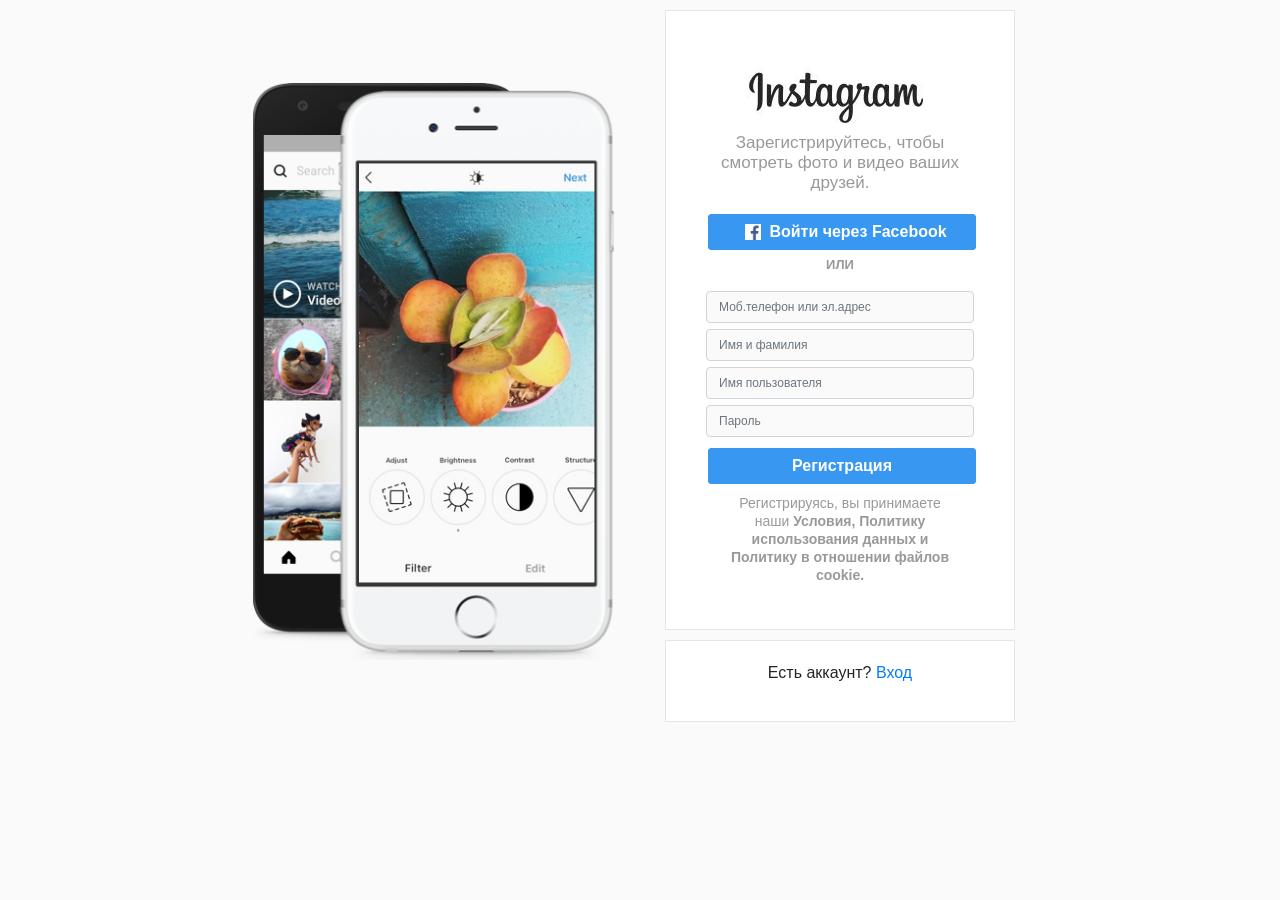
<file: Instagram/index.html>
<!DOCTYPE html>
<html>
<head>
<title>Instagram</title>
    <link rel="stylesheet" type="text/css" href="css/style.css">
    <link rel="shortcut icon" href="https://c7.hotpng.com/preview/750/461/292/logo-computer-icons-instagram.jpg" /> 
    <link rel="stylesheet" href=" https://stackpath.bootstrapcdn.com/bootstrap/4.4.1/css/bootstrap.min.css">
</head>

<body>
    <div class="row"> 
        <div class="col-sm-6"> <img class="post" src="instagram_post.jpg" ></div> 

        <div class="col-sm-6">
            <div class="registration"><img src="instagram_name.jpg">

            <p class="information">Зарегистрируйтесь, чтобы смотреть фото и видео ваших друзей.</p>
            
            <button type="submit" class="buttons"><img src="faceboook.jpg" class="facebook-logo">Войти через Facebook</button>
            
            <p class="or">ИЛИ</p>
            
            <div>
                <input type="text" class="form-control" placeholder="Моб.телефон или эл.адрес">
            </div>

            <div>
                <input type="text" class="form-control" placeholder="Имя и фамилия">
            </div>

            <div>
                <input type="text" class="form-control" placeholder="Имя пользователя">
            </div>

            <div>
                <input type="password" class="form-control" placeholder="Пароль">
            </div>

            <button type="sumbit" class="buttons" >Регистрация</button>
            </form>

            <p class="terms">
                Регистрируясь, вы принимаете наши <b> Условия, Политику использования данных и Политику в отношении файлов cookie.</b>
            </p>
    </div>  

            <div class="login">
            <p>Есть аккаунт? <a href="https://www.instagram.com/accounts/login/?hl=ru"> Вход</a></p>
            </div>
    </div>
    </div>
</body>
</html>
</file>
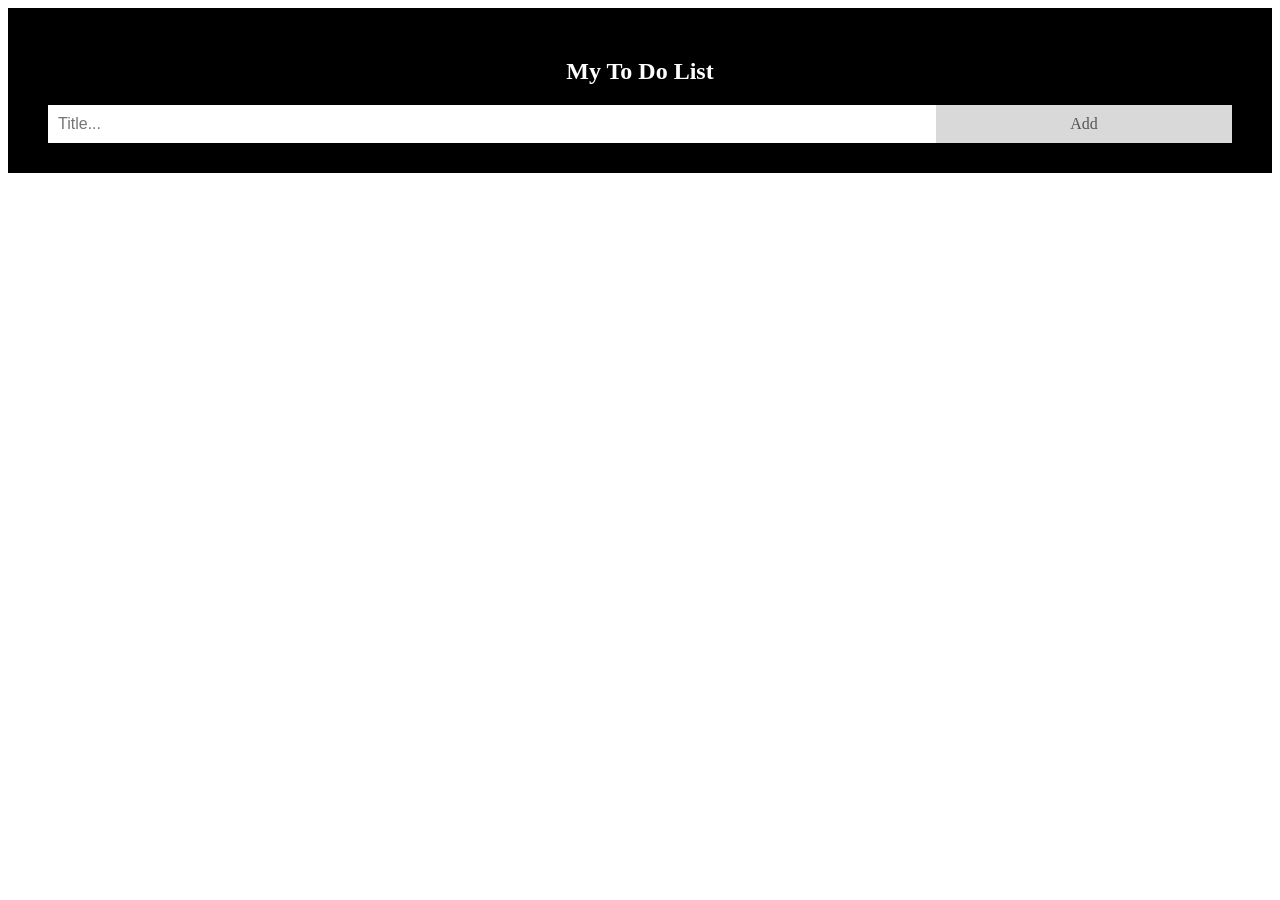
<file: Lab3/index.html>
<!DOCTYPE html>
<html>
<head>
	<title>To-Do List</title>
	<link rel="stylesheet" type="text/css" href="style.css">
</head>
<body>
  <div id="myDIV" class="header">
  <h2>My To Do List</h2>
  <input type="text" id="myInput" placeholder="Title...">
  <span onclick="newElement()" class="addBtn">Add</span>
</div>

<ul id="myUL">

</ul>
    <script src="script.js"></script>
</body>
</html>
</file>
<file: Instagram/css/style.css>
.post
{
    padding-top: 70px;
    height: 650px;
    float: right;
    margin: 10px;
}

body
{
    background-color: #fafafa!important;
}

.registration
{
    background:#fff;
    border: 1px solid #e6e6e6;
    width: 350px;
    margin: 10px;
    padding: 40px;
    text-align: center;
}

.information
{
font-weight: 600px;
line-height: 20px;
font-size: 17px;
color:#999;
}

button img
{
height: 18px;
padding: 0 8px 2px;
}

.or
{
    font-size: 13px;
    color: #999;
    font-weight: 600;
}

.form-control
{
    background: #fafafa!important;
    border: 1px solid #efefef;
    margin-bottom: 6px;
    font-size: 12px!important;    
}

.login
{
    background: #fff;
    border: 1px solid #e6e6e6;
    width: 350px;
    margin: 10px;
    padding: 20px;
    text-align: center;
}

.buttons{
    width: 100%;
    background-color: #3897f0;
    border: 1px solid #3897f0;
    padding: 5px 12px;
    color: #fff;
    font-weight:bold;
    border-radius: 3px;
    margin: 5px 2px;
}

.terms
{
    line-height: 18px;
    font-size: 14px;
    color: #999;
    margin: 5px 20px;
}
</file>
<file: Lab3/style.css>
/* Include the padding and border in an element's total width and height */
* {
  box-sizing: border-box;
}

/* Remove margins and padding from the list */
ul {
  margin: 0;
  padding: 0;
}

/* Style the list items */
ul li {
  cursor: pointer;
  position: relative;
  padding: 12px 8px 12px 40px;
  background: #eee;
  font-size: 18px;
  transition: 0.2s;

  /* make the list items unselectable */
  -webkit-user-select: none;
  -moz-user-select: none;
  -ms-user-select: none;
  user-select: none;
}

/* Set all odd list items to a different color (zebra-stripes) */
ul li:nth-child(odd) {
  background: #f9f9f9;
}

/* Darker background-color on hover */
ul li:hover {
  background: #ddd;
}

/* When clicked on, add a background color and strike out text */
ul li.checked {
  background: #888;
  color: #fff;
  text-decoration: line-through;
}

/* Add a "checked" mark when clicked on */
ul li.checked::before {
  content: '';
  position: absolute;
  border-color: #fff;
  border-style: solid;
  border-width: 0 2px 2px 0;
  top: 10px;
  left: 16px;
  transform: rotate(45deg);
  height: 15px;
  width: 7px;
}

/* Style the close button */
.close {
  position: absolute;
  right: 0;
  top: 0;
  padding: 12px 16px 12px 16px;
}

.close:hover {
  background-color: grey;
  color: white;
}

/* Style the header */
.header {
  background-color: black;
  padding: 30px 40px;
  color: white;
  text-align: center;
}

/* Clear floats after the header */
.header:after {
  content: "";
  display: table;
  clear: both;
}

/* Style the input */
input {
  margin: 0;
  border: none;
  border-radius: 0;
  width: 75%;
  padding: 10px;
  float: left;
  font-size: 16px;
}

/* Style the "Add" button */
.addBtn {
  padding: 10px;
  width: 25%;
  background: #d9d9d9;
  color: #555;
  float: left;
  text-align: center;
  font-size: 16px;
  cursor: pointer;
  transition: 0.3s;
  border-radius: 0;
}

.addBtn:hover {
  background-color: #bbb;
}
</file>
